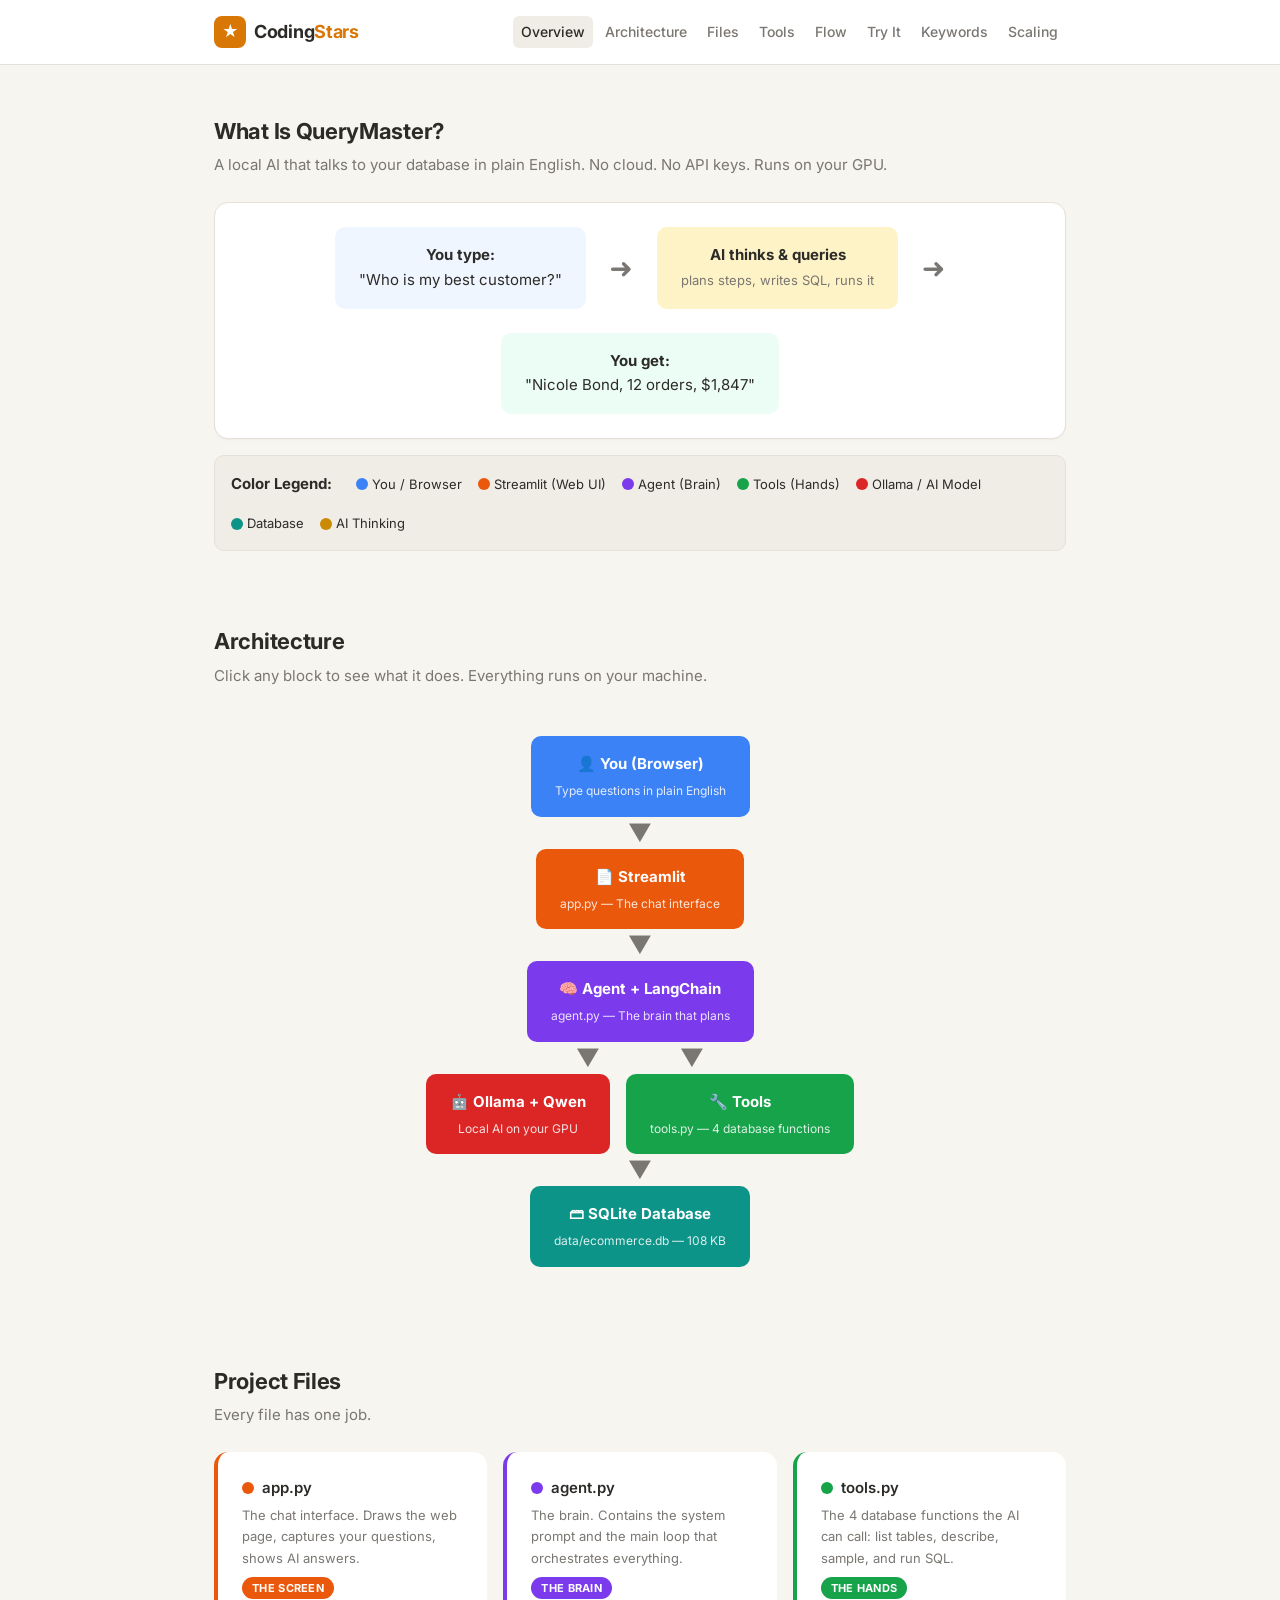
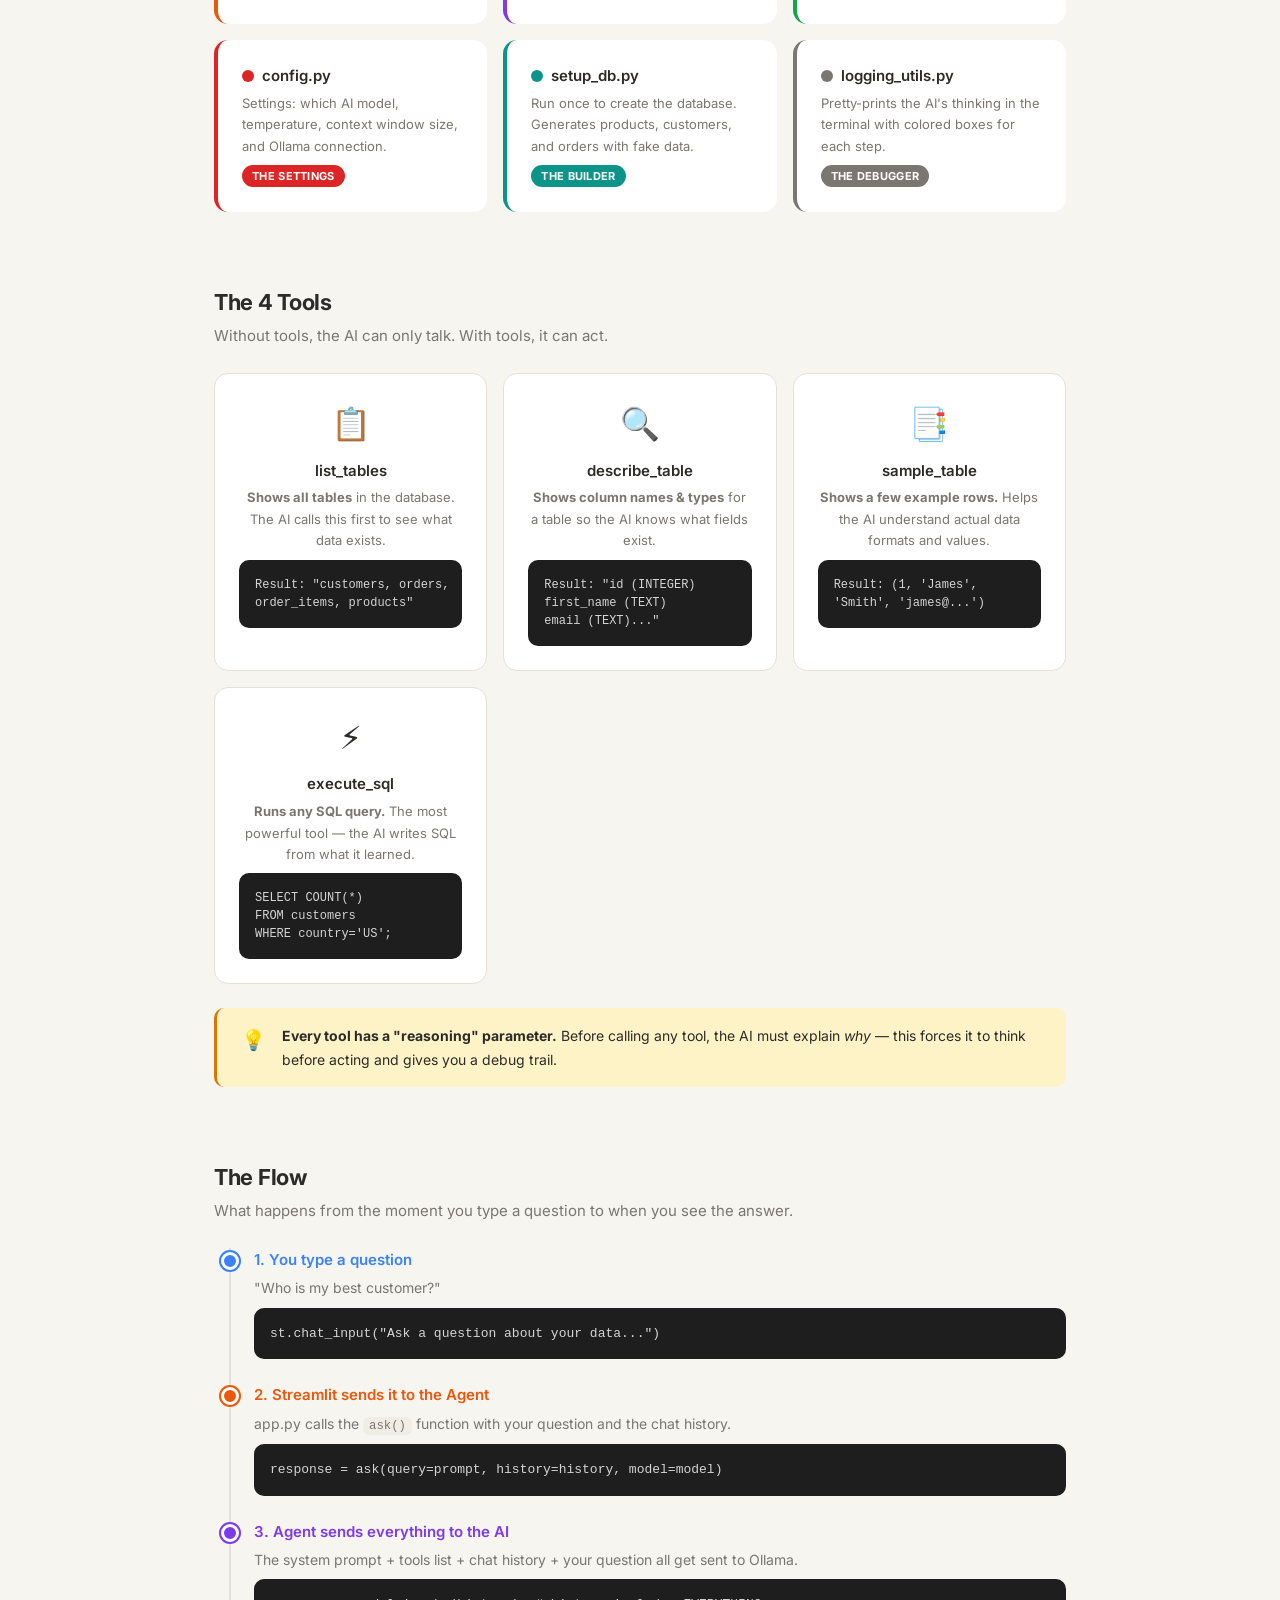
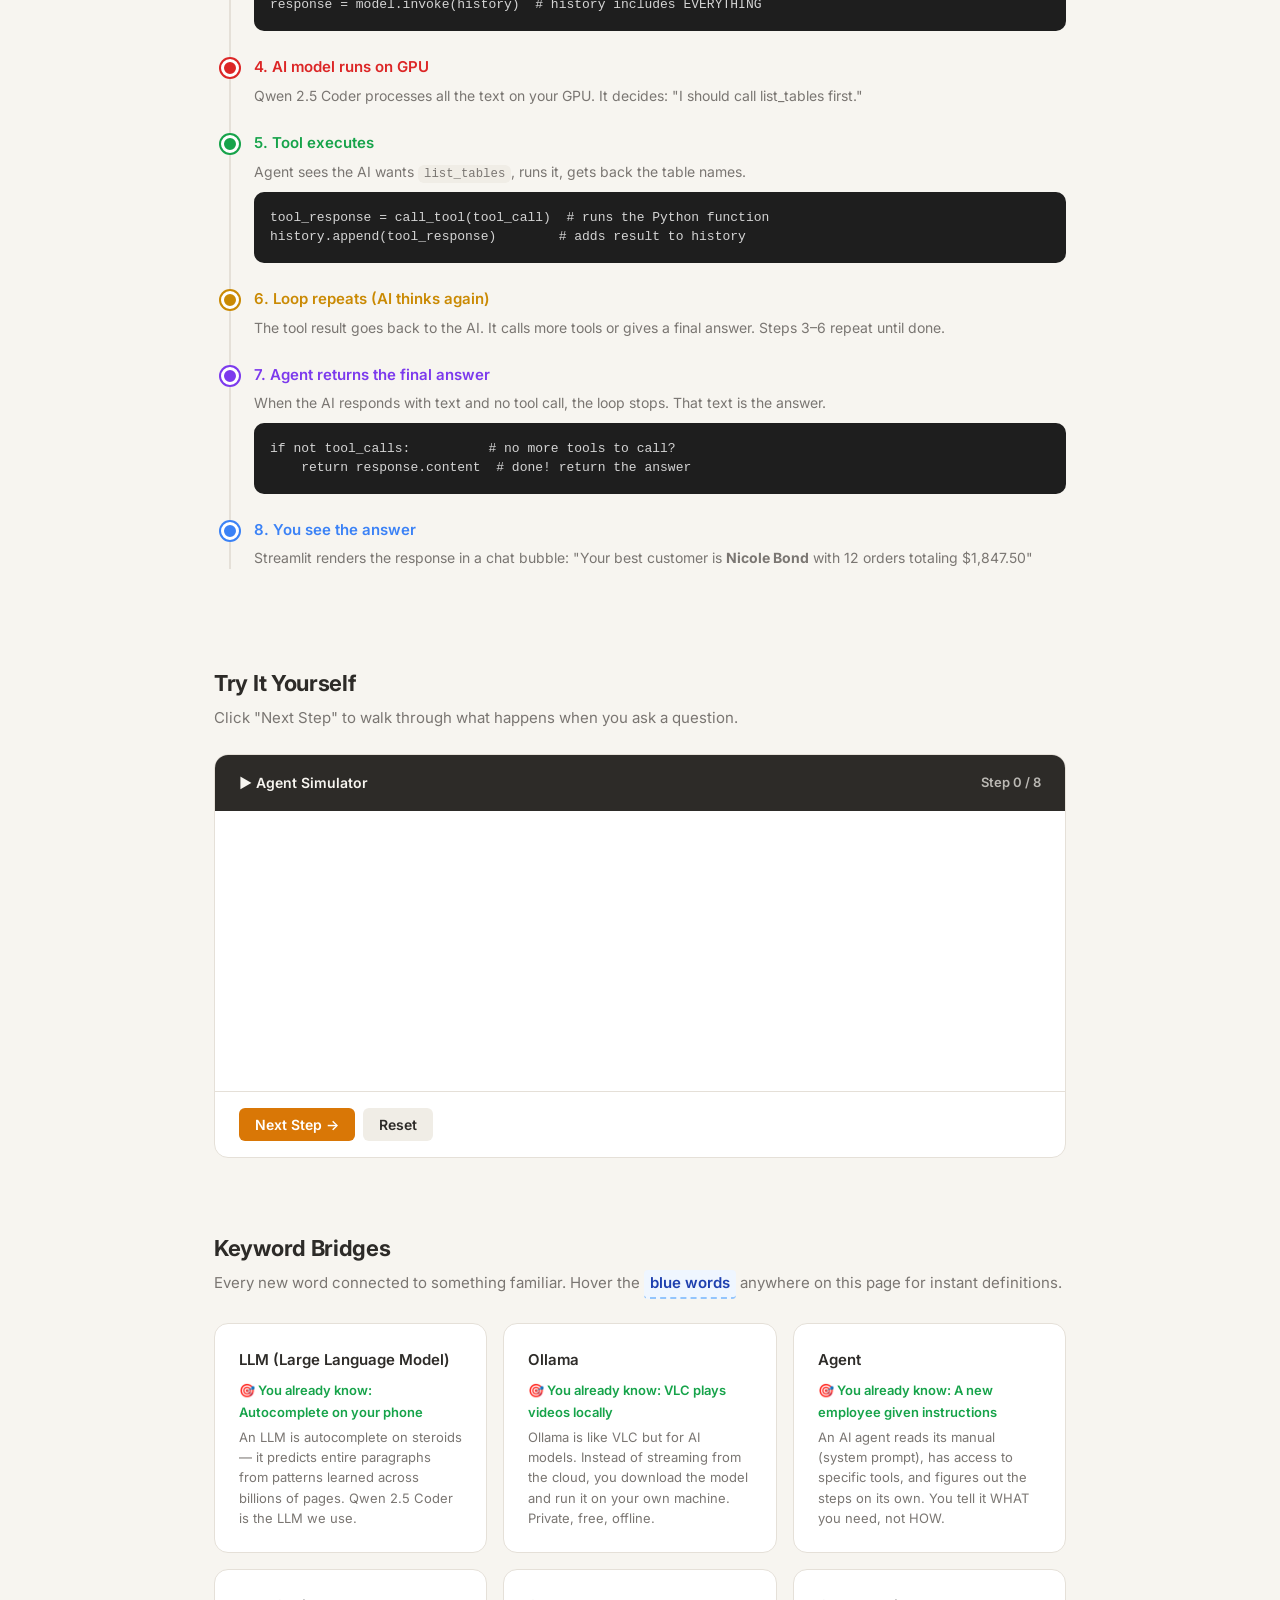
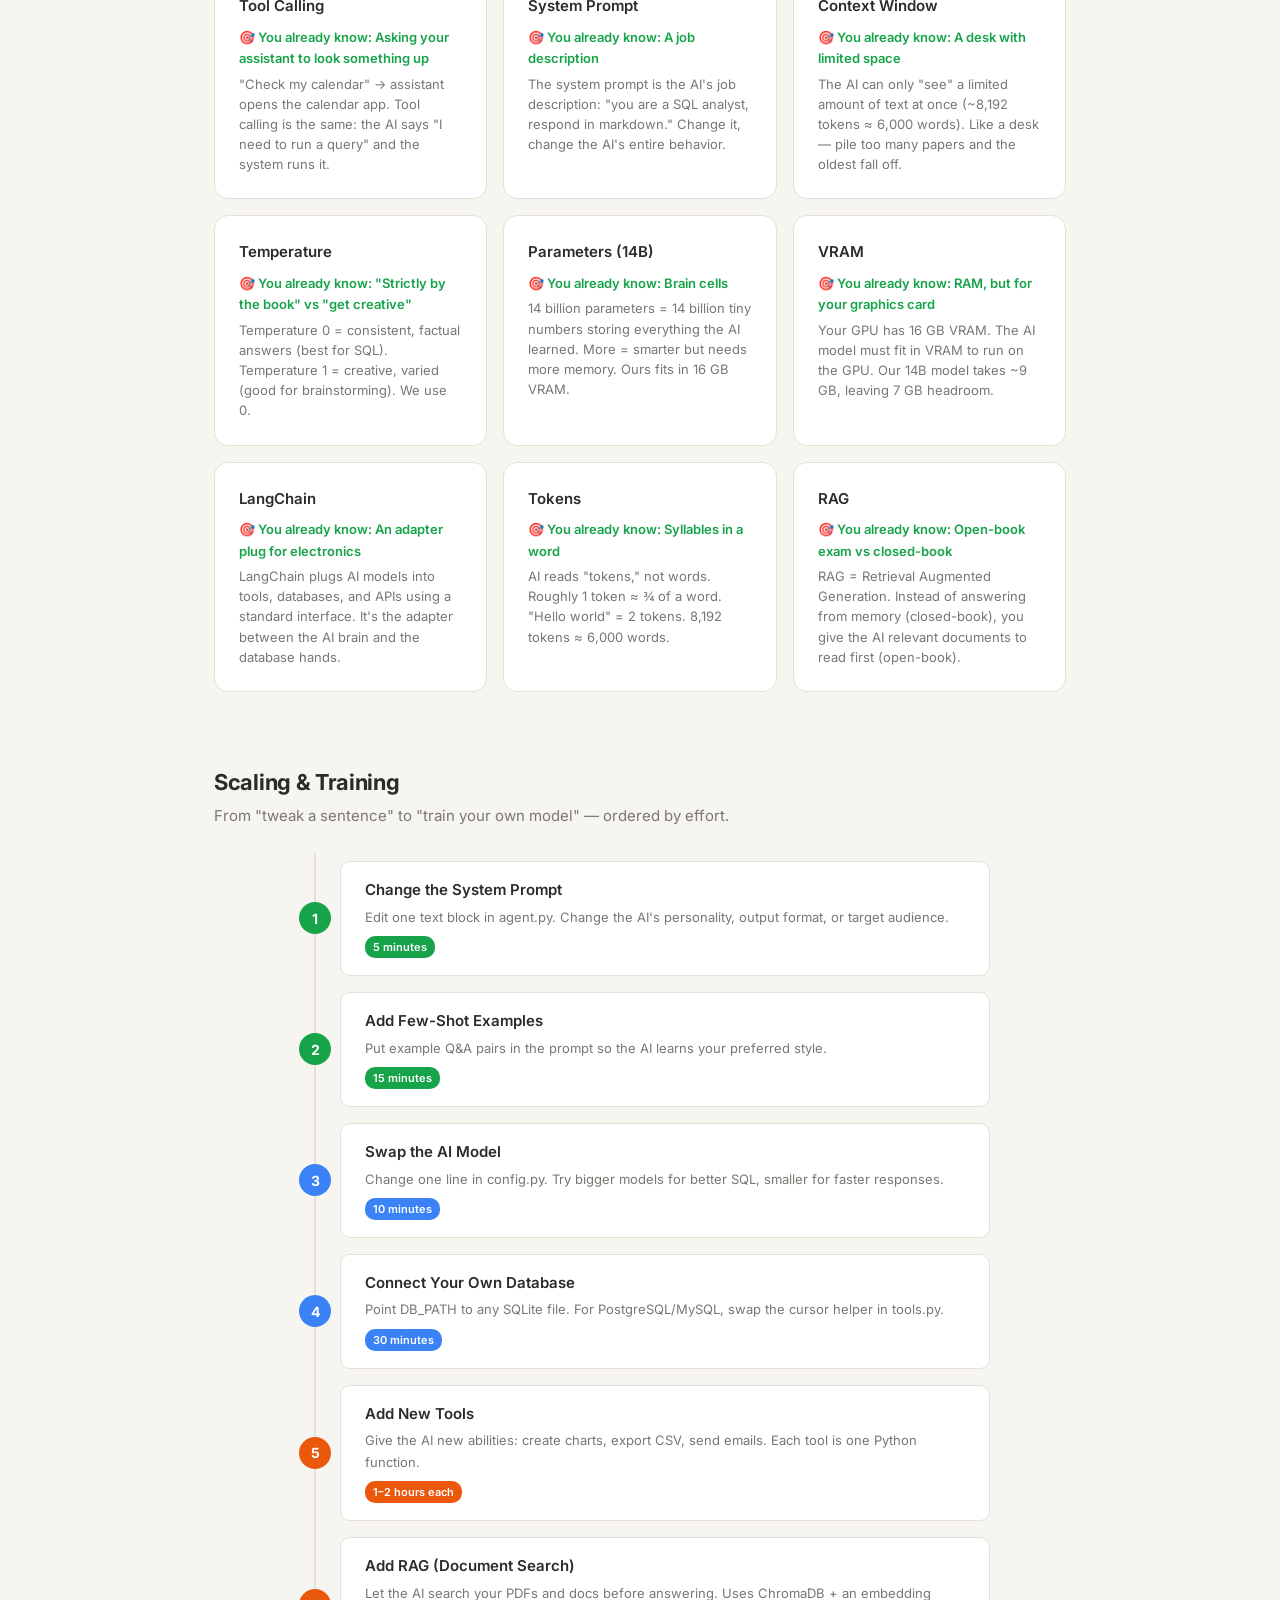
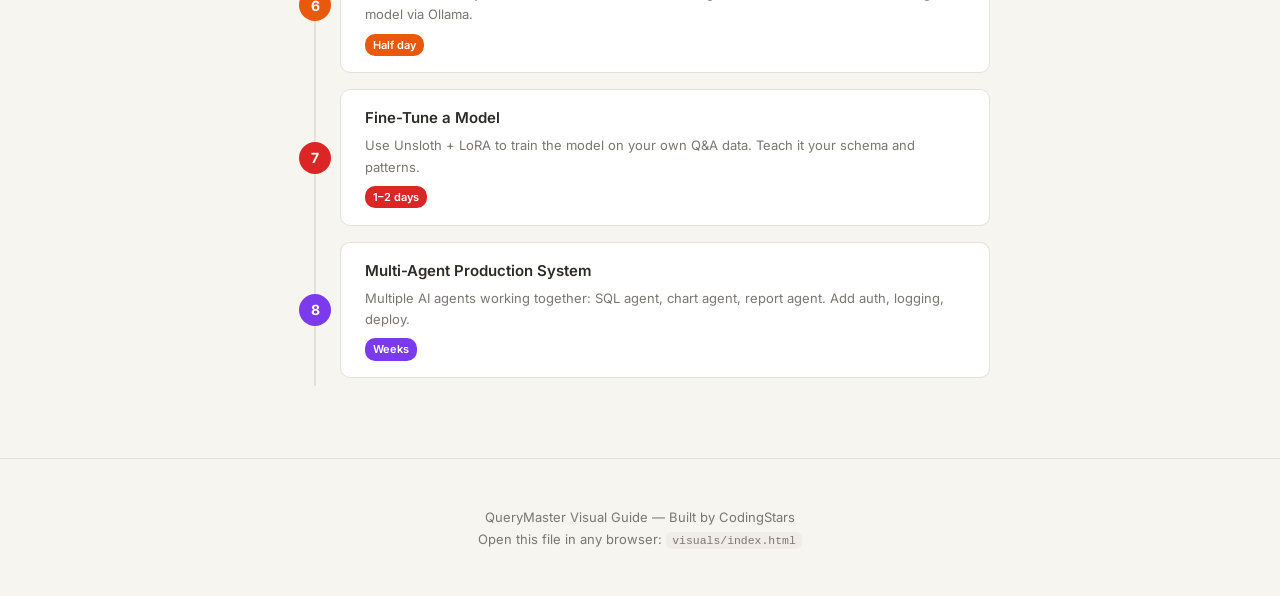
<file: visuals/index.html>
<!DOCTYPE html>
<html lang="en">
<head>
  <meta charset="UTF-8">
  <meta name="viewport" content="width=device-width, initial-scale=1.0">
  <title>QueryMaster — Visual Guide</title>
  <link rel="stylesheet" href="https://fonts.googleapis.com/css2?family=Inter:wght@400;500;600;700&display=swap">
  <link rel="stylesheet" href="style.css">
</head>
<body>


<!-- =====================================================
     HEADER — Logo + Navigation
     ===================================================== -->

<header class="header">
  <div class="container">

    <!-- Logo -->
    <a href="#overview" class="header-logo">
      <!-- CodingStars logo — replace this SVG with an <img src="logo.png"> when you have the file -->
      <svg width="32" height="32" viewBox="0 0 32 32" xmlns="http://www.w3.org/2000/svg" aria-hidden="true">
        <rect width="32" height="32" rx="8" fill="#D97706"/>
        <text x="16" y="21" text-anchor="middle" font-family="Inter, sans-serif" font-weight="700" font-size="16" fill="#FFF">★</text>
      </svg>
      <span class="header-logo-text">
        Coding<span class="highlight">Stars</span>
      </span>
    </a>

    <!-- Navigation -->
    <nav class="header-nav" id="topnav">
      <a href="#overview">Overview</a>
      <a href="#architecture">Architecture</a>
      <a href="#files">Files</a>
      <a href="#tools">Tools</a>
      <a href="#flow">Flow</a>
      <a href="#simulator">Try It</a>
      <a href="#keywords">Keywords</a>
      <a href="#scaling">Scaling</a>
    </nav>

  </div>
</header>


<!-- =====================================================
     SECTION: Overview
     ===================================================== -->

<section class="section" id="overview">
  <div class="container">
    <h2 class="section-title">What Is QueryMaster?</h2>
    <p class="section-subtitle">A local AI that talks to your database in plain English. No cloud. No API keys. Runs on your GPU.</p>

    <!-- The "how it works" summary card -->
    <div class="card text-center">
      <div style="display:flex; align-items:center; justify-content:center; gap:var(--space-lg); flex-wrap:wrap;">
        <div style="padding:var(--space-md) var(--space-lg); background:#EFF6FF; border-radius:var(--radius-md);">
          <strong>You type:</strong><br>"Who is my best customer?"
        </div>
        <span style="font-size:28px; color:var(--color-text-muted);">➜</span>
        <div style="padding:var(--space-md) var(--space-lg); background:var(--color-accent-soft); border-radius:var(--radius-md);">
          <strong>AI thinks &amp; queries</strong><br><span class="text-sm text-muted">plans steps, writes SQL, runs it</span>
        </div>
        <span style="font-size:28px; color:var(--color-text-muted);">➜</span>
        <div style="padding:var(--space-md) var(--space-lg); background:#ECFDF5; border-radius:var(--radius-md);">
          <strong>You get:</strong><br>"Nicole Bond, 12 orders, $1,847"
        </div>
      </div>
    </div>

    <!-- Color legend used throughout the page -->
    <div class="legend mt-md">
      <strong style="margin-right:var(--space-sm);">Color Legend:</strong>
      <span class="legend-item"><span class="dot" style="background:var(--color-blue);"></span> You / Browser</span>
      <span class="legend-item"><span class="dot" style="background:var(--color-orange);"></span> Streamlit (Web UI)</span>
      <span class="legend-item"><span class="dot" style="background:var(--color-purple);"></span> Agent (Brain)</span>
      <span class="legend-item"><span class="dot" style="background:var(--color-green);"></span> Tools (Hands)</span>
      <span class="legend-item"><span class="dot" style="background:var(--color-red);"></span> Ollama / AI Model</span>
      <span class="legend-item"><span class="dot" style="background:var(--color-teal);"></span> Database</span>
      <span class="legend-item"><span class="dot" style="background:var(--color-yellow);"></span> AI Thinking</span>
    </div>
  </div>
</section>


<!-- =====================================================
     SECTION: Architecture
     ===================================================== -->

<section class="section" id="architecture">
  <div class="container">
    <h2 class="section-title">Architecture</h2>
    <p class="section-subtitle">Click any block to see what it does. Everything runs on your machine.</p>

    <div class="arch">

      <div class="arch-row">
        <div class="arch-box" style="background:var(--color-blue);" onclick="this.classList.toggle('open')">
          👤 You (Browser)
          <small>Type questions in plain English</small>
          <div class="arch-detail" style="border-color:var(--color-blue);">
            You open <code>http://localhost:8501</code> in any browser. That's your chat window. Type a question like you'd ask a colleague — no SQL needed.
          </div>
        </div>
      </div>

      <div class="arch-arrow">▼</div>

      <div class="arch-row">
        <div class="arch-box" style="background:var(--color-orange);" onclick="this.classList.toggle('open')">
          📄 Streamlit
          <small>app.py — The chat interface</small>
          <div class="arch-detail" style="border-color:var(--color-orange);">
            <strong>Streamlit</strong> is a Python library that creates web pages from Python code. It draws the chat bubbles, sidebar, and input box — the "screen" of the app. <em>File: app.py</em>
          </div>
        </div>
      </div>

      <div class="arch-arrow">▼</div>

      <div class="arch-row">
        <div class="arch-box" style="background:var(--color-purple);" onclick="this.classList.toggle('open')">
          🧠 Agent + LangChain
          <small>agent.py — The brain that plans</small>
          <div class="arch-detail" style="border-color:var(--color-purple);">
            The <strong>agent</strong> is a loop: send your question to the AI, check if it wants to use a tool, run that tool, send the result back, repeat until done. <strong>LangChain</strong> makes connecting AI to tools easy. <em>File: agent.py</em>
          </div>
        </div>
      </div>

      <div class="arch-arrow" style="display:flex; gap:80px; justify-content:center;">
        <span>▼</span>
        <span>▼</span>
      </div>

      <div class="arch-row">
        <div class="arch-box" style="background:var(--color-red);" onclick="this.classList.toggle('open')">
          🤖 Ollama + Qwen
          <small>Local AI on your GPU</small>
          <div class="arch-detail" style="border-color:var(--color-red);">
            <strong>Ollama</strong> runs AI models locally. <strong>Qwen 2.5 Coder 14B</strong> has 14 billion parameters and lives in your GPU's 16 GB VRAM. It reads text and generates responses, including deciding which tools to call. <em>Configured in: config.py</em>
          </div>
        </div>

        <div class="arch-box" style="background:var(--color-green);" onclick="this.classList.toggle('open')">
          🔧 Tools
          <small>tools.py — 4 database functions</small>
          <div class="arch-detail" style="border-color:var(--color-green);">
            Tools are Python functions the AI can call — its "hands." We have 4: <strong>list_tables</strong>, <strong>describe_table</strong>, <strong>sample_table</strong>, <strong>execute_sql</strong>. <em>File: tools.py</em>
          </div>
        </div>
      </div>

      <div class="arch-arrow">▼</div>

      <div class="arch-row">
        <div class="arch-box" style="background:var(--color-teal);" onclick="this.classList.toggle('open')">
          🗃 SQLite Database
          <small>data/ecommerce.db — 108 KB</small>
          <div class="arch-detail" style="border-color:var(--color-teal);">
            A <strong>SQLite</strong> database is just a file on disk — no server needed. Ours has 4 tables: <strong>products</strong> (97 rows), <strong>customers</strong> (100), <strong>orders</strong> (500), <strong>order_items</strong> (~1400). <em>Generated by: setup_db.py</em>
          </div>
        </div>
      </div>

    </div>
  </div>
</section>


<!-- =====================================================
     SECTION: Project Files
     ===================================================== -->

<section class="section" id="files">
  <div class="container">
    <h2 class="section-title">Project Files</h2>
    <p class="section-subtitle">Every file has one job.</p>

    <div class="grid grid-auto">
      <div class="file-card" style="border-color:var(--color-orange);">
        <h4><span class="dot" style="background:var(--color-orange);"></span> app.py</h4>
        <p>The chat interface. Draws the web page, captures your questions, shows AI answers.</p>
        <span class="file-role" style="background:var(--color-orange);">The Screen</span>
      </div>

      <div class="file-card" style="border-color:var(--color-purple);">
        <h4><span class="dot" style="background:var(--color-purple);"></span> agent.py</h4>
        <p>The brain. Contains the system prompt and the main loop that orchestrates everything.</p>
        <span class="file-role" style="background:var(--color-purple);">The Brain</span>
      </div>

      <div class="file-card" style="border-color:var(--color-green);">
        <h4><span class="dot" style="background:var(--color-green);"></span> tools.py</h4>
        <p>The 4 database functions the AI can call: list tables, describe, sample, and run SQL.</p>
        <span class="file-role" style="background:var(--color-green);">The Hands</span>
      </div>

      <div class="file-card" style="border-color:var(--color-red);">
        <h4><span class="dot" style="background:var(--color-red);"></span> config.py</h4>
        <p>Settings: which AI model, temperature, context window size, and Ollama connection.</p>
        <span class="file-role" style="background:var(--color-red);">The Settings</span>
      </div>

      <div class="file-card" style="border-color:var(--color-teal);">
        <h4><span class="dot" style="background:var(--color-teal);"></span> setup_db.py</h4>
        <p>Run once to create the database. Generates products, customers, and orders with fake data.</p>
        <span class="file-role" style="background:var(--color-teal);">The Builder</span>
      </div>

      <div class="file-card" style="border-color:var(--color-text-muted);">
        <h4><span class="dot" style="background:var(--color-text-muted);"></span> logging_utils.py</h4>
        <p>Pretty-prints the AI's thinking in the terminal with colored boxes for each step.</p>
        <span class="file-role" style="background:var(--color-text-muted);">The Debugger</span>
      </div>
    </div>
  </div>
</section>


<!-- =====================================================
     SECTION: The 4 Tools
     ===================================================== -->

<section class="section" id="tools">
  <div class="container">
    <h2 class="section-title">The 4 Tools</h2>
    <p class="section-subtitle">Without tools, the AI can only talk. With tools, it can act.</p>

    <div class="grid grid-auto">
      <div class="icon-card">
        <div class="icon">📋</div>
        <h4>list_tables</h4>
        <p><strong>Shows all tables</strong> in the database. The AI calls this first to see what data exists.</p>
        <div class="code-block mt-sm" style="font-size:12px; text-align:left;">Result: "customers, orders,
order_items, products"</div>
      </div>

      <div class="icon-card">
        <div class="icon">🔍</div>
        <h4>describe_table</h4>
        <p><strong>Shows column names &amp; types</strong> for a table so the AI knows what fields exist.</p>
        <div class="code-block mt-sm" style="font-size:12px; text-align:left;">Result: "id (INTEGER)
first_name (TEXT)
email (TEXT)..."</div>
      </div>

      <div class="icon-card">
        <div class="icon">📑</div>
        <h4>sample_table</h4>
        <p><strong>Shows a few example rows.</strong> Helps the AI understand actual data formats and values.</p>
        <div class="code-block mt-sm" style="font-size:12px; text-align:left;">Result: (1, 'James',
'Smith', 'james@...')</div>
      </div>

      <div class="icon-card">
        <div class="icon">⚡</div>
        <h4>execute_sql</h4>
        <p><strong>Runs any SQL query.</strong> The most powerful tool — the AI writes SQL from what it learned.</p>
        <div class="code-block mt-sm" style="font-size:12px; text-align:left;">SELECT COUNT(*)
FROM customers
WHERE country='US';</div>
      </div>
    </div>

    <!-- Tip callout -->
    <div class="callout mt-lg">
      <span class="callout-icon">💡</span>
      <div>
        <strong>Every tool has a "reasoning" parameter.</strong>
        Before calling any tool, the AI must explain <em>why</em> — this forces it to think before acting and gives you a debug trail.
      </div>
    </div>
  </div>
</section>


<!-- =====================================================
     SECTION: The Flow
     ===================================================== -->

<section class="section" id="flow">
  <div class="container">
    <h2 class="section-title">The Flow</h2>
    <p class="section-subtitle">What happens from the moment you type a question to when you see the answer.</p>

    <div class="steps">
      <div class="step">
        <div class="step-dot" style="background:var(--color-blue); color:var(--color-blue);"></div>
        <h4 style="color:var(--color-blue);">1. You type a question</h4>
        <p>"Who is my best customer?"</p>
        <div class="code-block mt-sm">st.chat_input("Ask a question about your data...")</div>
      </div>

      <div class="step">
        <div class="step-dot" style="background:var(--color-orange); color:var(--color-orange);"></div>
        <h4 style="color:var(--color-orange);">2. Streamlit sends it to the Agent</h4>
        <p>app.py calls the <code>ask()</code> function with your question and the chat history.</p>
        <div class="code-block mt-sm">response = ask(query=prompt, history=history, model=model)</div>
      </div>

      <div class="step">
        <div class="step-dot" style="background:var(--color-purple); color:var(--color-purple);"></div>
        <h4 style="color:var(--color-purple);">3. Agent sends everything to the AI</h4>
        <p>The system prompt + tools list + chat history + your question all get sent to Ollama.</p>
        <div class="code-block mt-sm">response = model.invoke(history)  # history includes EVERYTHING</div>
      </div>

      <div class="step">
        <div class="step-dot" style="background:var(--color-red); color:var(--color-red);"></div>
        <h4 style="color:var(--color-red);">4. AI model runs on GPU</h4>
        <p>Qwen 2.5 Coder processes all the text on your GPU. It decides: "I should call list_tables first."</p>
      </div>

      <div class="step">
        <div class="step-dot" style="background:var(--color-green); color:var(--color-green);"></div>
        <h4 style="color:var(--color-green);">5. Tool executes</h4>
        <p>Agent sees the AI wants <code>list_tables</code>, runs it, gets back the table names.</p>
        <div class="code-block mt-sm">tool_response = call_tool(tool_call)  # runs the Python function
history.append(tool_response)        # adds result to history</div>
      </div>

      <div class="step">
        <div class="step-dot" style="background:var(--color-yellow); color:var(--color-yellow);"></div>
        <h4 style="color:var(--color-yellow);">6. Loop repeats (AI thinks again)</h4>
        <p>The tool result goes back to the AI. It calls more tools or gives a final answer. Steps 3–6 repeat until done.</p>
      </div>

      <div class="step">
        <div class="step-dot" style="background:var(--color-purple); color:var(--color-purple);"></div>
        <h4 style="color:var(--color-purple);">7. Agent returns the final answer</h4>
        <p>When the AI responds with text and no tool call, the loop stops. That text is the answer.</p>
        <div class="code-block mt-sm">if not tool_calls:          # no more tools to call?
    return response.content  # done! return the answer</div>
      </div>

      <div class="step">
        <div class="step-dot" style="background:var(--color-blue); color:var(--color-blue);"></div>
        <h4 style="color:var(--color-blue);">8. You see the answer</h4>
        <p>Streamlit renders the response in a chat bubble: "Your best customer is <strong>Nicole Bond</strong> with 12 orders totaling $1,847.50"</p>
      </div>
    </div>
  </div>
</section>


<!-- =====================================================
     SECTION: Interactive Simulator
     ===================================================== -->

<section class="section" id="simulator">
  <div class="container">
    <h2 class="section-title">Try It Yourself</h2>
    <p class="section-subtitle">Click "Next Step" to walk through what happens when you ask a question.</p>

    <div class="sim-wrap">
      <div class="sim-header">
        <span>▶ Agent Simulator</span>
        <span id="simStepLabel" style="font-size:13px; opacity:0.7;">Step 0 / 8</span>
      </div>

      <div class="chat-area" id="simBody"></div>

      <div class="sim-controls">
        <button class="btn btn-primary" id="simNext" onclick="simAdvance()">Next Step →</button>
        <button class="btn btn-secondary" onclick="simReset()">Reset</button>
        <span id="simComponent" class="text-sm text-muted" style="display:flex; align-items:center; gap:var(--space-xs);"></span>
      </div>
    </div>
  </div>
</section>


<!-- =====================================================
     SECTION: Keyword Bridges
     ===================================================== -->

<section class="section" id="keywords">
  <div class="container">
    <h2 class="section-title">Keyword Bridges</h2>
    <p class="section-subtitle">
      Every new word connected to something familiar. Hover the
      <span class="kw" style="cursor:default;">blue words<span class="tip">These are keywords with built-in explanations!</span></span>
      anywhere on this page for instant definitions.
    </p>

    <div class="grid grid-auto">
      <div class="bridge-card">
        <h4>LLM (Large Language Model)</h4>
        <div class="bridge-familiar">🎯 You already know: Autocomplete on your phone</div>
        <div class="bridge-new">An LLM is autocomplete on steroids — it predicts entire paragraphs from patterns learned across billions of pages. Qwen 2.5 Coder is the LLM we use.</div>
      </div>

      <div class="bridge-card">
        <h4>Ollama</h4>
        <div class="bridge-familiar">🎯 You already know: VLC plays videos locally</div>
        <div class="bridge-new">Ollama is like VLC but for AI models. Instead of streaming from the cloud, you download the model and run it on your own machine. Private, free, offline.</div>
      </div>

      <div class="bridge-card">
        <h4>Agent</h4>
        <div class="bridge-familiar">🎯 You already know: A new employee given instructions</div>
        <div class="bridge-new">An AI agent reads its manual (system prompt), has access to specific tools, and figures out the steps on its own. You tell it WHAT you need, not HOW.</div>
      </div>

      <div class="bridge-card">
        <h4>Tool Calling</h4>
        <div class="bridge-familiar">🎯 You already know: Asking your assistant to look something up</div>
        <div class="bridge-new">"Check my calendar" → assistant opens the calendar app. Tool calling is the same: the AI says "I need to run a query" and the system runs it.</div>
      </div>

      <div class="bridge-card">
        <h4>System Prompt</h4>
        <div class="bridge-familiar">🎯 You already know: A job description</div>
        <div class="bridge-new">The system prompt is the AI's job description: "you are a SQL analyst, respond in markdown." Change it, change the AI's entire behavior.</div>
      </div>

      <div class="bridge-card">
        <h4>Context Window</h4>
        <div class="bridge-familiar">🎯 You already know: A desk with limited space</div>
        <div class="bridge-new">The AI can only "see" a limited amount of text at once (~8,192 tokens ≈ 6,000 words). Like a desk — pile too many papers and the oldest fall off.</div>
      </div>

      <div class="bridge-card">
        <h4>Temperature</h4>
        <div class="bridge-familiar">🎯 You already know: "Strictly by the book" vs "get creative"</div>
        <div class="bridge-new">Temperature 0 = consistent, factual answers (best for SQL). Temperature 1 = creative, varied (good for brainstorming). We use 0.</div>
      </div>

      <div class="bridge-card">
        <h4>Parameters (14B)</h4>
        <div class="bridge-familiar">🎯 You already know: Brain cells</div>
        <div class="bridge-new">14 billion parameters = 14 billion tiny numbers storing everything the AI learned. More = smarter but needs more memory. Ours fits in 16 GB VRAM.</div>
      </div>

      <div class="bridge-card">
        <h4>VRAM</h4>
        <div class="bridge-familiar">🎯 You already know: RAM, but for your graphics card</div>
        <div class="bridge-new">Your GPU has 16 GB VRAM. The AI model must fit in VRAM to run on the GPU. Our 14B model takes ~9 GB, leaving 7 GB headroom.</div>
      </div>

      <div class="bridge-card">
        <h4>LangChain</h4>
        <div class="bridge-familiar">🎯 You already know: An adapter plug for electronics</div>
        <div class="bridge-new">LangChain plugs AI models into tools, databases, and APIs using a standard interface. It's the adapter between the AI brain and the database hands.</div>
      </div>

      <div class="bridge-card">
        <h4>Tokens</h4>
        <div class="bridge-familiar">🎯 You already know: Syllables in a word</div>
        <div class="bridge-new">AI reads "tokens," not words. Roughly 1 token ≈ ¾ of a word. "Hello world" = 2 tokens. 8,192 tokens ≈ 6,000 words.</div>
      </div>

      <div class="bridge-card">
        <h4>RAG</h4>
        <div class="bridge-familiar">🎯 You already know: Open-book exam vs closed-book</div>
        <div class="bridge-new">RAG = Retrieval Augmented Generation. Instead of answering from memory (closed-book), you give the AI relevant documents to read first (open-book).</div>
      </div>
    </div>
  </div>
</section>


<!-- =====================================================
     SECTION: Scaling Ladder
     ===================================================== -->

<section class="section" id="scaling">
  <div class="container">
    <h2 class="section-title">Scaling &amp; Training</h2>
    <p class="section-subtitle">From "tweak a sentence" to "train your own model" — ordered by effort.</p>

    <div class="ladder">

      <div class="ladder-step">
        <div class="ladder-bar"><div class="ladder-num" style="background:var(--color-green);">1</div></div>
        <div class="ladder-content">
          <h4>Change the System Prompt</h4>
          <p>Edit one text block in agent.py. Change the AI's personality, output format, or target audience.</p>
          <span class="effort-tag" style="background:var(--color-green);">5 minutes</span>
        </div>
      </div>

      <div class="ladder-step">
        <div class="ladder-bar"><div class="ladder-num" style="background:var(--color-green);">2</div></div>
        <div class="ladder-content">
          <h4>Add Few-Shot Examples</h4>
          <p>Put example Q&amp;A pairs in the prompt so the AI learns your preferred style.</p>
          <span class="effort-tag" style="background:var(--color-green);">15 minutes</span>
        </div>
      </div>

      <div class="ladder-step">
        <div class="ladder-bar"><div class="ladder-num" style="background:var(--color-blue);">3</div></div>
        <div class="ladder-content">
          <h4>Swap the AI Model</h4>
          <p>Change one line in config.py. Try bigger models for better SQL, smaller for faster responses.</p>
          <span class="effort-tag" style="background:var(--color-blue);">10 minutes</span>
        </div>
      </div>

      <div class="ladder-step">
        <div class="ladder-bar"><div class="ladder-num" style="background:var(--color-blue);">4</div></div>
        <div class="ladder-content">
          <h4>Connect Your Own Database</h4>
          <p>Point DB_PATH to any SQLite file. For PostgreSQL/MySQL, swap the cursor helper in tools.py.</p>
          <span class="effort-tag" style="background:var(--color-blue);">30 minutes</span>
        </div>
      </div>

      <div class="ladder-step">
        <div class="ladder-bar"><div class="ladder-num" style="background:var(--color-orange);">5</div></div>
        <div class="ladder-content">
          <h4>Add New Tools</h4>
          <p>Give the AI new abilities: create charts, export CSV, send emails. Each tool is one Python function.</p>
          <span class="effort-tag" style="background:var(--color-orange);">1–2 hours each</span>
        </div>
      </div>

      <div class="ladder-step">
        <div class="ladder-bar"><div class="ladder-num" style="background:var(--color-orange);">6</div></div>
        <div class="ladder-content">
          <h4>Add RAG (Document Search)</h4>
          <p>Let the AI search your PDFs and docs before answering. Uses ChromaDB + an embedding model via Ollama.</p>
          <span class="effort-tag" style="background:var(--color-orange);">Half day</span>
        </div>
      </div>

      <div class="ladder-step">
        <div class="ladder-bar"><div class="ladder-num" style="background:var(--color-red);">7</div></div>
        <div class="ladder-content">
          <h4>Fine-Tune a Model</h4>
          <p>Use Unsloth + LoRA to train the model on your own Q&amp;A data. Teach it your schema and patterns.</p>
          <span class="effort-tag" style="background:var(--color-red);">1–2 days</span>
        </div>
      </div>

      <div class="ladder-step">
        <div class="ladder-bar"><div class="ladder-num" style="background:var(--color-purple);">8</div></div>
        <div class="ladder-content">
          <h4>Multi-Agent Production System</h4>
          <p>Multiple AI agents working together: SQL agent, chart agent, report agent. Add auth, logging, deploy.</p>
          <span class="effort-tag" style="background:var(--color-purple);">Weeks</span>
        </div>
      </div>

    </div>
  </div>
</section>


<!-- =====================================================
     FOOTER
     ===================================================== -->

<footer class="footer">
  <div class="container">
    QueryMaster Visual Guide — Built by CodingStars<br>
    Open this file in any browser: <code>visuals/index.html</code>
  </div>
</footer>


<!-- =====================================================
     JAVASCRIPT
     Kept minimal and readable. Easy to extend.
     ===================================================== -->

<script>

  /* ----- Active nav highlight on scroll ----- */

  const sections = document.querySelectorAll('section');
  const navLinks = document.querySelectorAll('.header-nav a');

  window.addEventListener('scroll', function () {
    let current = '';

    sections.forEach(function (section) {
      if (window.scrollY >= section.offsetTop - 100) {
        current = section.id;
      }
    });

    navLinks.forEach(function (link) {
      var isActive = link.getAttribute('href') === '#' + current;
      link.classList.toggle('active', isActive);
    });
  });


  /* ----- Agent Simulator ----- */

  var simSteps = [
    {
      type: 'user',
      label: 'YOU',
      color: 'var(--color-blue)',
      text: '"How many customers are from the US?"',
      comp: '<span class="dot" style="background:var(--color-blue)"></span> <strong>You</strong> type a question in the browser'
    },
    {
      type: 'thinking',
      label: 'AGENT THINKS',
      color: 'var(--color-purple)',
      text: 'I need to find the relevant table first. Let me list all tables in the database.',
      comp: '<span class="dot" style="background:var(--color-purple)"></span> <strong>agent.py</strong> sends your question + history to the AI model'
    },
    {
      type: 'tool',
      label: 'TOOL: list_tables',
      color: 'var(--color-green)',
      text: 'Result: "customers, order_items, orders, products"',
      comp: '<span class="dot" style="background:var(--color-green)"></span> <strong>tools.py</strong> runs list_tables() on the database'
    },
    {
      type: 'thinking',
      label: 'AGENT THINKS',
      color: 'var(--color-purple)',
      text: 'Good, there\'s a "customers" table. Let me check its structure to find the country column.',
      comp: '<span class="dot" style="background:var(--color-red)"></span> <strong>Ollama</strong> processes the tool result on your GPU'
    },
    {
      type: 'tool',
      label: 'TOOL: describe_table("customers")',
      color: 'var(--color-green)',
      text: 'Result: "id (INTEGER), first_name (TEXT), last_name (TEXT), ... country (TEXT)"',
      comp: '<span class="dot" style="background:var(--color-green)"></span> <strong>tools.py</strong> runs describe_table() — now the AI knows the columns'
    },
    {
      type: 'thinking',
      label: 'AGENT THINKS',
      color: 'var(--color-purple)',
      text: 'I can see there\'s a "country" column. Let me write a SQL query to count US customers.',
      comp: '<span class="dot" style="background:var(--color-red)"></span> <strong>Ollama</strong> decides it has enough info to write the SQL'
    },
    {
      type: 'tool',
      label: 'TOOL: execute_sql',
      color: 'var(--color-green)',
      text: 'Query: SELECT COUNT(*) FROM customers WHERE country=\'US\'\nResult: 82',
      comp: '<span class="dot" style="background:var(--color-teal)"></span> <strong>ecommerce.db</strong> executes the SQL and returns the count'
    },
    {
      type: 'assistant',
      label: 'FINAL ANSWER',
      color: 'var(--color-purple)',
      text: 'There are <strong>82 customers</strong> from the United States in the database, out of 100 total customers.',
      comp: '<span class="dot" style="background:var(--color-blue)"></span> <strong>You</strong> see the clean answer in your browser — no SQL visible'
    }
  ];

  var simStep = 0;

  function simAdvance() {
    if (simStep >= simSteps.length) return;

    var s = simSteps[simStep];
    var body = document.getElementById('simBody');

    var div = document.createElement('div');
    div.className = 'chat-msg ' + s.type;
    div.innerHTML = '<div class="chat-label" style="color:' + s.color + '">' + s.label + '</div>' + s.text;
    body.appendChild(div);
    body.scrollTop = body.scrollHeight;

    simStep++;
    document.getElementById('simStepLabel').textContent = 'Step ' + simStep + ' / ' + simSteps.length;
    document.getElementById('simComponent').innerHTML = s.comp;

    if (simStep >= simSteps.length) {
      var btn = document.getElementById('simNext');
      btn.textContent = 'Done!';
      btn.disabled = true;
    }
  }

  function simReset() {
    simStep = 0;
    document.getElementById('simBody').innerHTML = '';
    document.getElementById('simStepLabel').textContent = 'Step 0 / ' + simSteps.length;
    document.getElementById('simComponent').innerHTML = '';

    var btn = document.getElementById('simNext');
    btn.textContent = 'Next Step →';
    btn.disabled = false;
  }

</script>

</body>
</html>
</file>
<file: visuals/style.css>
:root {
  /* Surface colors */
  --color-bg:          #F7F5F0;     /* warm off-white page background    */
  --color-surface:     #FFFFFF;     /* card / module background           */
  --color-surface-alt: #F0EDE6;     /* subtle alternate surface           */
  --color-border:      #E5E0D8;     /* card borders, dividers             */

  /* Text colors */
  --color-text:        #2D2B28;     /* primary body text                  */
  --color-text-muted:  #7A7672;     /* secondary / helper text            */
  --color-text-on-dark:#F7F5F0;     /* text on dark backgrounds           */

  /* Brand / accent */
  --color-accent:      #D97706;     /* primary accent — warm amber        */
  --color-accent-soft: #FEF3C7;     /* light accent background            */

  /* Semantic colors */
  --color-blue:        #3B82F6;
  --color-green:       #16A34A;
  --color-orange:      #EA580C;
  --color-purple:      #7C3AED;
  --color-red:         #DC2626;
  --color-teal:        #0D9488;
  --color-yellow:      #CA8A04;

  /* Typography */
  --font-body:         'Inter', 'Segoe UI', system-ui, -apple-system, sans-serif;
  --font-mono:         'Cascadia Code', 'Fira Code', 'Consolas', monospace;

  /* Spacing scale */
  --space-xs:    4px;
  --space-sm:    8px;
  --space-md:   16px;
  --space-lg:   24px;
  --space-xl:   32px;
  --space-2xl:  48px;

  /* Border radius */
  --radius-sm:   6px;
  --radius-md:  10px;
  --radius-lg:  14px;

  /* Shadows */
  --shadow-sm:   0 1px 2px rgba(0, 0, 0, 0.04);
  --shadow-md:   0 2px 8px rgba(0, 0, 0, 0.06);
  --shadow-lg:   0 4px 16px rgba(0, 0, 0, 0.08);
}


/* ----------------------------------------------------------
   2. RESET & BASE
   ---------------------------------------------------------- */

*, *::before, *::after {
  box-sizing: border-box;
  margin: 0;
  padding: 0;
}

body {
  font-family: var(--font-body);
  background: var(--color-bg);
  color: var(--color-text);
  line-height: 1.65;
  font-size: 15px;
  -webkit-font-smoothing: antialiased;
}

a {
  color: var(--color-accent);
  text-decoration: none;
}

a:hover {
  text-decoration: underline;
}

code {
  font-family: var(--font-mono);
  font-size: 0.88em;
  background: var(--color-surface-alt);
  padding: 2px 6px;
  border-radius: var(--radius-sm);
}

img {
  max-width: 100%;
  display: block;
}


/* ----------------------------------------------------------
   3. LAYOUT
   Container centers content and keeps lines readable.
   ---------------------------------------------------------- */

.container {
  max-width: 900px;
  margin: 0 auto;
  padding: 0 var(--space-lg);
}


/* ----------------------------------------------------------
   4. HEADER
   Top bar with logo, title, and optional nav links.
   ---------------------------------------------------------- */

.header {
  background: var(--color-surface);
  border-bottom: 1px solid var(--color-border);
  padding: var(--space-md) 0;
  position: sticky;
  top: 0;
  z-index: 100;
}

.header .container {
  display: flex;
  align-items: center;
  justify-content: space-between;
  gap: var(--space-md);
}

/* -- Logo area -- */
.header-logo {
  display: flex;
  align-items: center;
  gap: var(--space-sm);
  text-decoration: none;
  color: var(--color-text);
  flex-shrink: 0;
}

.header-logo:hover {
  text-decoration: none;
}

.header-logo img,
.header-logo svg {
  height: 32px;
  width: auto;
}

.header-logo-text {
  font-weight: 700;
  font-size: 18px;
  letter-spacing: -0.3px;
}

.header-logo-text .highlight {
  color: var(--color-accent);
}

/* -- Navigation links -- */
.header-nav {
  display: flex;
  align-items: center;
  gap: var(--space-xs);
  flex-wrap: wrap;
}

.header-nav a {
  color: var(--color-text-muted);
  font-size: 14px;
  font-weight: 500;
  padding: var(--space-xs) var(--space-sm);
  border-radius: var(--radius-sm);
  transition: background 0.15s, color 0.15s;
}

.header-nav a:hover,
.header-nav a.active {
  background: var(--color-surface-alt);
  color: var(--color-text);
  text-decoration: none;
}


/* ----------------------------------------------------------
   5. SECTIONS
   Each major area of the page is a <section>.
   ---------------------------------------------------------- */

.section {
  padding: var(--space-2xl) 0 var(--space-lg);
}

.section-title {
  font-size: 22px;
  font-weight: 700;
  letter-spacing: -0.3px;
  margin-bottom: var(--space-xs);
}

.section-subtitle {
  color: var(--color-text-muted);
  font-size: 15px;
  margin-bottom: var(--space-lg);
}


/* ----------------------------------------------------------
   6. CARDS (Modules)
   The main building block. Every feature gets a card.
   ---------------------------------------------------------- */

.card {
  background: var(--color-surface);
  border: 1px solid var(--color-border);
  border-radius: var(--radius-lg);
  padding: var(--space-lg);
  box-shadow: var(--shadow-sm);
  margin-bottom: var(--space-md);
}

.card-header {
  font-size: 16px;
  font-weight: 600;
  margin-bottom: var(--space-sm);
}

.card-body {
  color: var(--color-text-muted);
  font-size: 14px;
  line-height: 1.6;
}


/* ----------------------------------------------------------
   7. GRID LAYOUTS
   Use these to arrange cards in columns.
   ---------------------------------------------------------- */

.grid {
  display: grid;
  gap: var(--space-md);
}

.grid-2 { grid-template-columns: repeat(2, 1fr); }
.grid-3 { grid-template-columns: repeat(3, 1fr); }
.grid-4 { grid-template-columns: repeat(4, 1fr); }

/* Auto-fill variant for flexible widths */
.grid-auto {
  grid-template-columns: repeat(auto-fill, minmax(260px, 1fr));
}


/* ----------------------------------------------------------
   8. BADGES & TAGS
   Small labels for status, categories, etc.
   ---------------------------------------------------------- */

.badge {
  display: inline-block;
  font-size: 12px;
  font-weight: 600;
  padding: 2px 10px;
  border-radius: 20px;
  color: white;
  vertical-align: middle;
}

.tag {
  display: inline-block;
  font-size: 12px;
  font-weight: 500;
  padding: 2px 8px;
  border-radius: var(--radius-sm);
  background: var(--color-surface-alt);
  color: var(--color-text-muted);
}


/* ----------------------------------------------------------
   9. CODE BLOCKS
   For showing SQL, Python, and other snippets.
   ---------------------------------------------------------- */

.code-block {
  background: #1E1E1E;
  color: #D4D4D4;
  font-family: var(--font-mono);
  font-size: 13px;
  padding: var(--space-md);
  border-radius: var(--radius-md);
  overflow-x: auto;
  white-space: pre;
  line-height: 1.5;
}


/* ----------------------------------------------------------
   10. ICON CARDS
   Card with a large icon/emoji on top. Used for tools, etc.
   ---------------------------------------------------------- */

.icon-card {
  background: var(--color-surface);
  border: 1px solid var(--color-border);
  border-radius: var(--radius-lg);
  padding: var(--space-lg);
  text-align: center;
  transition: box-shadow 0.15s;
}

.icon-card:hover {
  box-shadow: var(--shadow-md);
}

.icon-card .icon {
  font-size: 32px;
  margin-bottom: var(--space-sm);
}

.icon-card h4 {
  font-size: 15px;
  font-weight: 600;
  margin-bottom: var(--space-xs);
}

.icon-card p {
  font-size: 13px;
  color: var(--color-text-muted);
}


/* ----------------------------------------------------------
   11. STEPS / TIMELINE
   Vertical flow with numbered steps.
   ---------------------------------------------------------- */

.steps {
  position: relative;
  padding-left: 40px;
}

/* Vertical line connecting the dots */
.steps::before {
  content: '';
  position: absolute;
  left: 15px;
  top: 0;
  bottom: 0;
  width: 2px;
  background: var(--color-border);
}

.step {
  position: relative;
  margin-bottom: var(--space-lg);
}

/* Colored dot on the timeline */
.step-dot {
  position: absolute;
  left: -33px;
  top: 4px;
  width: 18px;
  height: 18px;
  border-radius: 50%;
  border: 3px solid var(--color-surface);
  box-shadow: 0 0 0 2px currentColor;
  z-index: 2;
}

.step h4 {
  font-size: 15px;
  font-weight: 600;
  margin-bottom: var(--space-xs);
}

.step p {
  font-size: 14px;
  color: var(--color-text-muted);
}


/* ----------------------------------------------------------
   12. DOT INDICATOR
   Small colored circle used in legends and labels.
   ---------------------------------------------------------- */

.dot {
  display: inline-block;
  width: 12px;
  height: 12px;
  border-radius: 50%;
  vertical-align: middle;
  flex-shrink: 0;
}


/* ----------------------------------------------------------
   13. CALLOUT
   Highlighted message box for tips, notes, warnings.
   ---------------------------------------------------------- */

.callout {
  display: flex;
  gap: var(--space-md);
  padding: var(--space-md) var(--space-lg);
  border-radius: var(--radius-md);
  background: var(--color-accent-soft);
  border-left: 3px solid var(--color-accent);
  font-size: 14px;
}

.callout-icon {
  font-size: 20px;
  flex-shrink: 0;
}


/* ----------------------------------------------------------
   14. CHAT MESSAGES
   Used in the interactive simulator.
   ---------------------------------------------------------- */

.chat-area {
  min-height: 280px;
  padding: var(--space-md);
}

.chat-msg {
  padding: var(--space-md);
  border-radius: var(--radius-md);
  margin-bottom: var(--space-md);
  font-size: 14px;
  max-width: 85%;
  line-height: 1.5;
}

.chat-msg.user {
  background: #EFF6FF;
  margin-left: auto;
  text-align: right;
}

.chat-msg.tool {
  background: #ECFDF5;
  border-left: 3px solid var(--color-green);
}

.chat-msg.thinking {
  background: var(--color-accent-soft);
  border-left: 3px solid var(--color-yellow);
  font-style: italic;
}

.chat-msg.assistant {
  background: var(--color-surface-alt);
  border-left: 3px solid var(--color-purple);
}

.chat-label {
  font-size: 11px;
  font-weight: 700;
  text-transform: uppercase;
  letter-spacing: 0.5px;
  margin-bottom: var(--space-xs);
}


/* ----------------------------------------------------------
   15. BUTTONS
   ---------------------------------------------------------- */

.btn {
  display: inline-flex;
  align-items: center;
  gap: var(--space-xs);
  padding: var(--space-sm) var(--space-md);
  border-radius: var(--radius-sm);
  border: none;
  font-family: var(--font-body);
  font-size: 14px;
  font-weight: 600;
  cursor: pointer;
  transition: background 0.15s, opacity 0.15s;
}

.btn:disabled {
  opacity: 0.5;
  cursor: default;
}

.btn-primary {
  background: var(--color-accent);
  color: white;
}

.btn-primary:hover:not(:disabled) {
  background: #B45309;
}

.btn-secondary {
  background: var(--color-surface-alt);
  color: var(--color-text);
}

.btn-secondary:hover:not(:disabled) {
  background: var(--color-border);
}


/* ----------------------------------------------------------
   16. SIMULATOR WRAPPER
   The interactive demo module.
   ---------------------------------------------------------- */

.sim-wrap {
  background: var(--color-surface);
  border: 1px solid var(--color-border);
  border-radius: var(--radius-lg);
  overflow: hidden;
}

.sim-header {
  background: var(--color-text);
  color: var(--color-text-on-dark);
  padding: var(--space-md) var(--space-lg);
  font-weight: 600;
  font-size: 14px;
  display: flex;
  justify-content: space-between;
  align-items: center;
}

.sim-controls {
  display: flex;
  align-items: center;
  gap: var(--space-sm);
  padding: var(--space-md) var(--space-lg);
  border-top: 1px solid var(--color-border);
  flex-wrap: wrap;
}


/* ----------------------------------------------------------
   17. ARCHITECTURE DIAGRAM
   Clickable boxes connected by arrows.
   ---------------------------------------------------------- */

.arch {
  display: flex;
  flex-direction: column;
  align-items: center;
  gap: 0;
  padding: var(--space-lg) 0;
}

.arch-row {
  display: flex;
  justify-content: center;
  gap: var(--space-md);
  flex-wrap: wrap;
}

.arch-box {
  padding: var(--space-md) var(--space-lg);
  border-radius: var(--radius-md);
  color: white;
  font-weight: 700;
  font-size: 15px;
  text-align: center;
  min-width: 160px;
  cursor: pointer;
  position: relative;
}

.arch-box small {
  display: block;
  font-weight: 400;
  font-size: 12px;
  opacity: 0.85;
  margin-top: var(--space-xs);
}

.arch-arrow {
  font-size: 24px;
  color: var(--color-text-muted);
  line-height: 1;
  padding: var(--space-xs) 0;
  user-select: none;
}

.arch-detail {
  display: none;
  background: var(--color-surface);
  color: var(--color-text);
  border: 2px solid;
  border-radius: var(--radius-md);
  padding: var(--space-md);
  margin-top: var(--space-sm);
  max-width: 400px;
  font-weight: 400;
  font-size: 14px;
  text-align: left;
}

.arch-box.open .arch-detail {
  display: block;
}


/* ----------------------------------------------------------
   18. LEGEND
   Color key shown near diagrams and charts.
   ---------------------------------------------------------- */

.legend {
  display: flex;
  flex-wrap: wrap;
  gap: var(--space-md);
  padding: var(--space-md);
  background: var(--color-surface-alt);
  border-radius: var(--radius-md);
  border: 1px solid var(--color-border);
}

.legend-item {
  display: flex;
  align-items: center;
  gap: var(--space-xs);
  font-size: 13px;
}


/* ----------------------------------------------------------
   19. FILE CARDS
   Used in the project files section.
   ---------------------------------------------------------- */

.file-card {
  background: var(--color-surface);
  border-radius: var(--radius-lg);
  border-left: 4px solid;
  padding: var(--space-lg);
}

.file-card h4 {
  font-size: 15px;
  font-weight: 600;
  margin-bottom: var(--space-xs);
  display: flex;
  align-items: center;
  gap: var(--space-sm);
}

.file-card p {
  font-size: 13px;
  color: var(--color-text-muted);
}

.file-role {
  display: inline-block;
  font-size: 11px;
  font-weight: 700;
  padding: 2px 10px;
  border-radius: 20px;
  color: white;
  margin-top: var(--space-sm);
  text-transform: uppercase;
  letter-spacing: 0.3px;
}


/* ----------------------------------------------------------
   20. BRIDGE CARDS
   "You already know X → here's Y" learning pattern.
   ---------------------------------------------------------- */

.bridge-card {
  background: var(--color-surface);
  border: 1px solid var(--color-border);
  border-radius: var(--radius-lg);
  padding: var(--space-lg);
}

.bridge-card h4 {
  font-size: 15px;
  font-weight: 600;
  margin-bottom: var(--space-sm);
}

.bridge-familiar {
  font-size: 13px;
  color: var(--color-green);
  font-weight: 600;
  margin-bottom: var(--space-xs);
}

.bridge-new {
  font-size: 13px;
  color: var(--color-text-muted);
  line-height: 1.55;
}


/* ----------------------------------------------------------
   21. SCALING LADDER
   Numbered vertical progression.
   ---------------------------------------------------------- */

.ladder {
  display: flex;
  flex-direction: column;
  max-width: 700px;
  margin: 0 auto;
}

.ladder-step {
  display: flex;
  align-items: stretch;
}

.ladder-bar {
  width: 50px;
  display: flex;
  flex-direction: column;
  align-items: center;
  justify-content: center;
  position: relative;
}

.ladder-bar::before {
  content: '';
  position: absolute;
  top: 0;
  bottom: 0;
  width: 2px;
  background: var(--color-border);
}

.ladder-num {
  width: 32px;
  height: 32px;
  border-radius: 50%;
  display: flex;
  align-items: center;
  justify-content: center;
  font-weight: 700;
  font-size: 14px;
  color: white;
  z-index: 2;
}

.ladder-content {
  flex: 1;
  padding: var(--space-md) var(--space-lg);
  background: var(--color-surface);
  border: 1px solid var(--color-border);
  border-radius: var(--radius-md);
  margin: var(--space-sm) 0;
}

.ladder-content h4 {
  font-size: 15px;
  font-weight: 600;
  margin-bottom: var(--space-xs);
}

.ladder-content p {
  font-size: 13px;
  color: var(--color-text-muted);
}

.effort-tag {
  display: inline-block;
  font-size: 11px;
  font-weight: 600;
  padding: 2px 8px;
  border-radius: 10px;
  color: white;
  margin-top: var(--space-sm);
}


/* ----------------------------------------------------------
   22. KEYWORD TOOLTIPS
   Hover a highlighted word to see its definition.
   ---------------------------------------------------------- */

.kw {
  display: inline-block;
  position: relative;
  background: #EFF6FF;
  color: #1E40AF;
  padding: 1px 6px;
  border-radius: 4px;
  font-weight: 600;
  cursor: help;
  border-bottom: 2px dashed #93C5FD;
}

.kw:hover {
  background: #DBEAFE;
}

.kw .tip {
  display: none;
  position: absolute;
  bottom: calc(100% + 8px);
  left: 50%;
  transform: translateX(-50%);
  width: 260px;
  background: var(--color-text);
  color: var(--color-text-on-dark);
  font-size: 13px;
  padding: var(--space-sm) var(--space-md);
  border-radius: var(--radius-sm);
  font-weight: 400;
  line-height: 1.5;
  box-shadow: var(--shadow-lg);
  z-index: 50;
  pointer-events: none;
}

.kw .tip::after {
  content: '';
  position: absolute;
  top: 100%;
  left: 50%;
  transform: translateX(-50%);
  border: 6px solid transparent;
  border-top-color: var(--color-text);
}

.kw:hover .tip {
  display: block;
}


/* ----------------------------------------------------------
   23. FOOTER
   ---------------------------------------------------------- */

.footer {
  text-align: center;
  padding: var(--space-2xl) var(--space-lg);
  color: var(--color-text-muted);
  font-size: 13px;
  border-top: 1px solid var(--color-border);
  margin-top: var(--space-2xl);
}


/* ----------------------------------------------------------
   24. UTILITY CLASSES
   Small helpers you can sprinkle on any element.
   ---------------------------------------------------------- */

.text-muted   { color: var(--color-text-muted); }
.text-center  { text-align: center; }
.text-sm      { font-size: 13px; }
.text-lg      { font-size: 18px; }
.font-bold    { font-weight: 700; }
.mt-sm        { margin-top: var(--space-sm); }
.mt-md        { margin-top: var(--space-md); }
.mt-lg        { margin-top: var(--space-lg); }
.mb-md        { margin-bottom: var(--space-md); }
.mb-lg        { margin-bottom: var(--space-lg); }
.flex-center  {
  display: flex;
  align-items: center;
  justify-content: center;
}


/* ----------------------------------------------------------
   25. RESPONSIVE
   Stack columns on narrow screens.
   ---------------------------------------------------------- */

@media (max-width: 768px) {
  .grid-2, .grid-3, .grid-4, .grid-auto {
    grid-template-columns: 1fr;
  }

  .arch-row {
    flex-direction: column;
    align-items: center;
  }

  .header .container {
    flex-direction: column;
    align-items: flex-start;
  }

  .header-nav {
    width: 100%;
  }

  .container {
    padding: 0 var(--space-md);
  }
}
</file>
